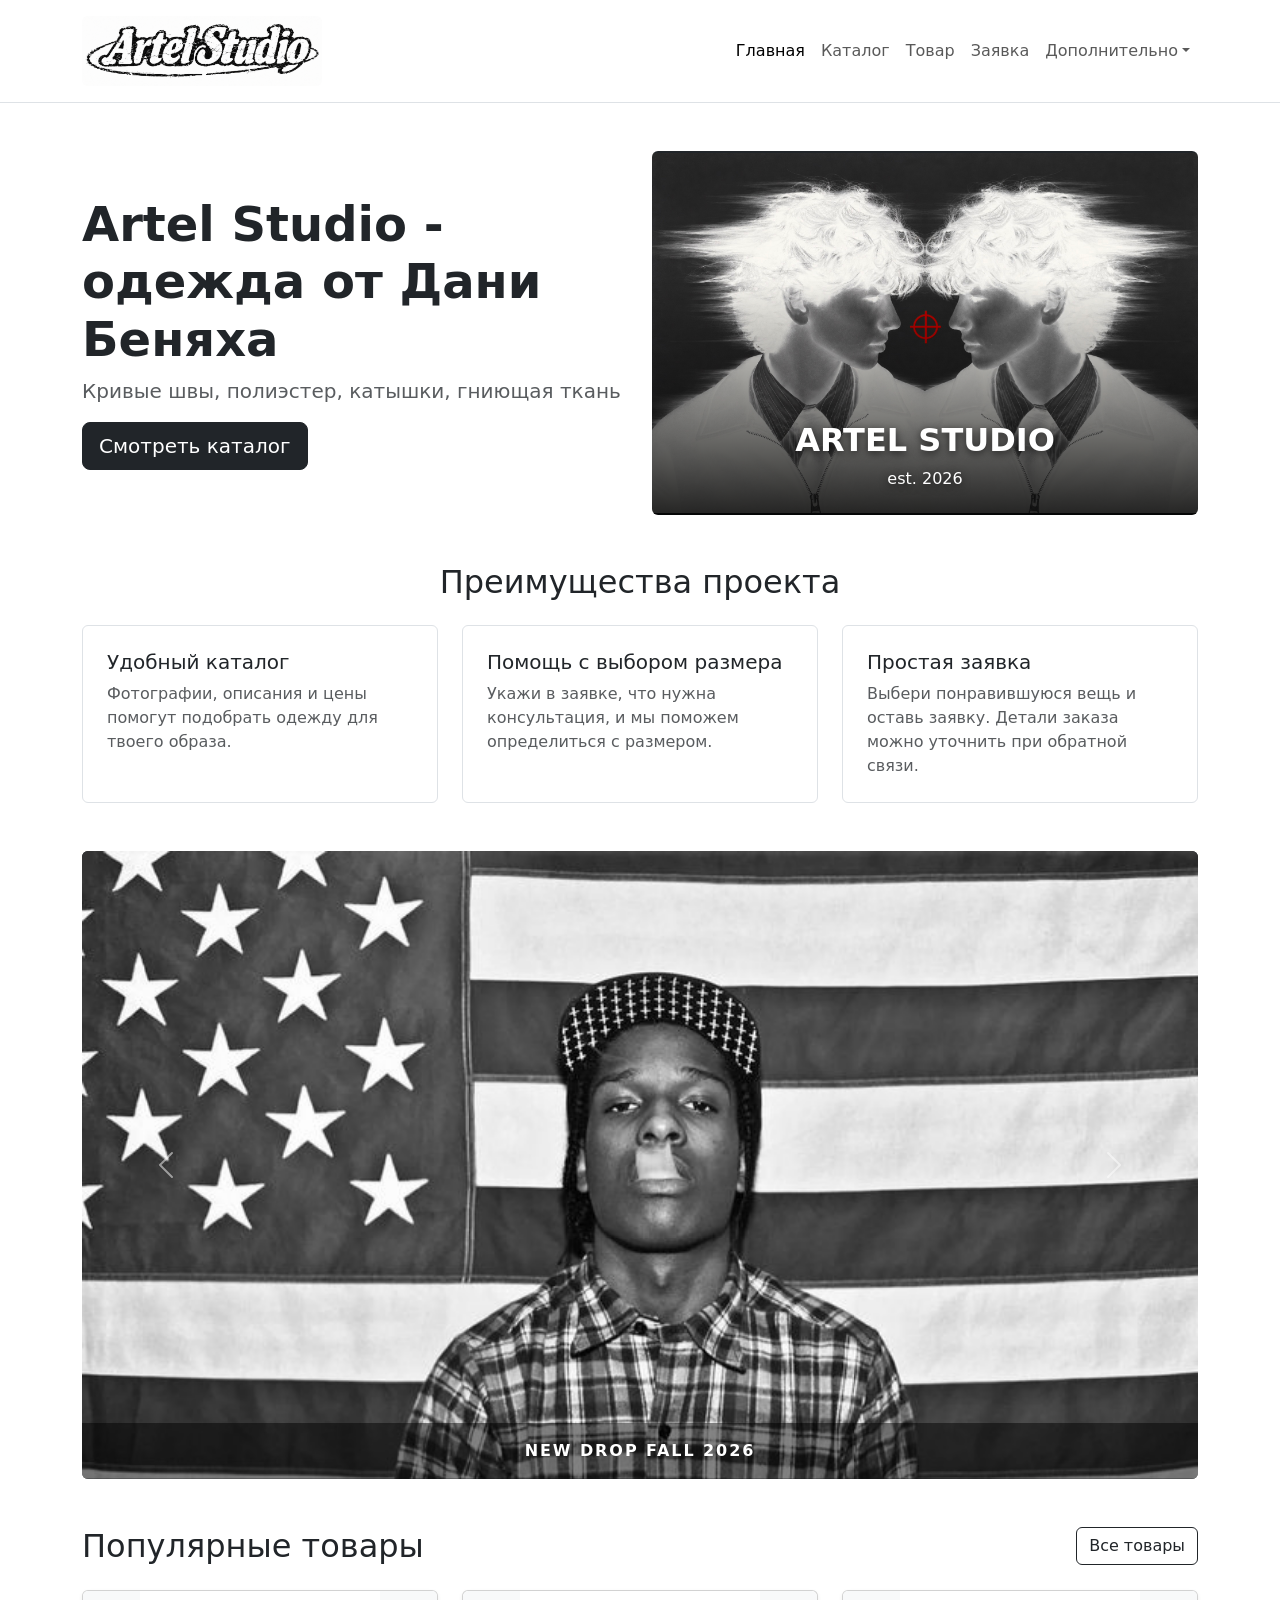
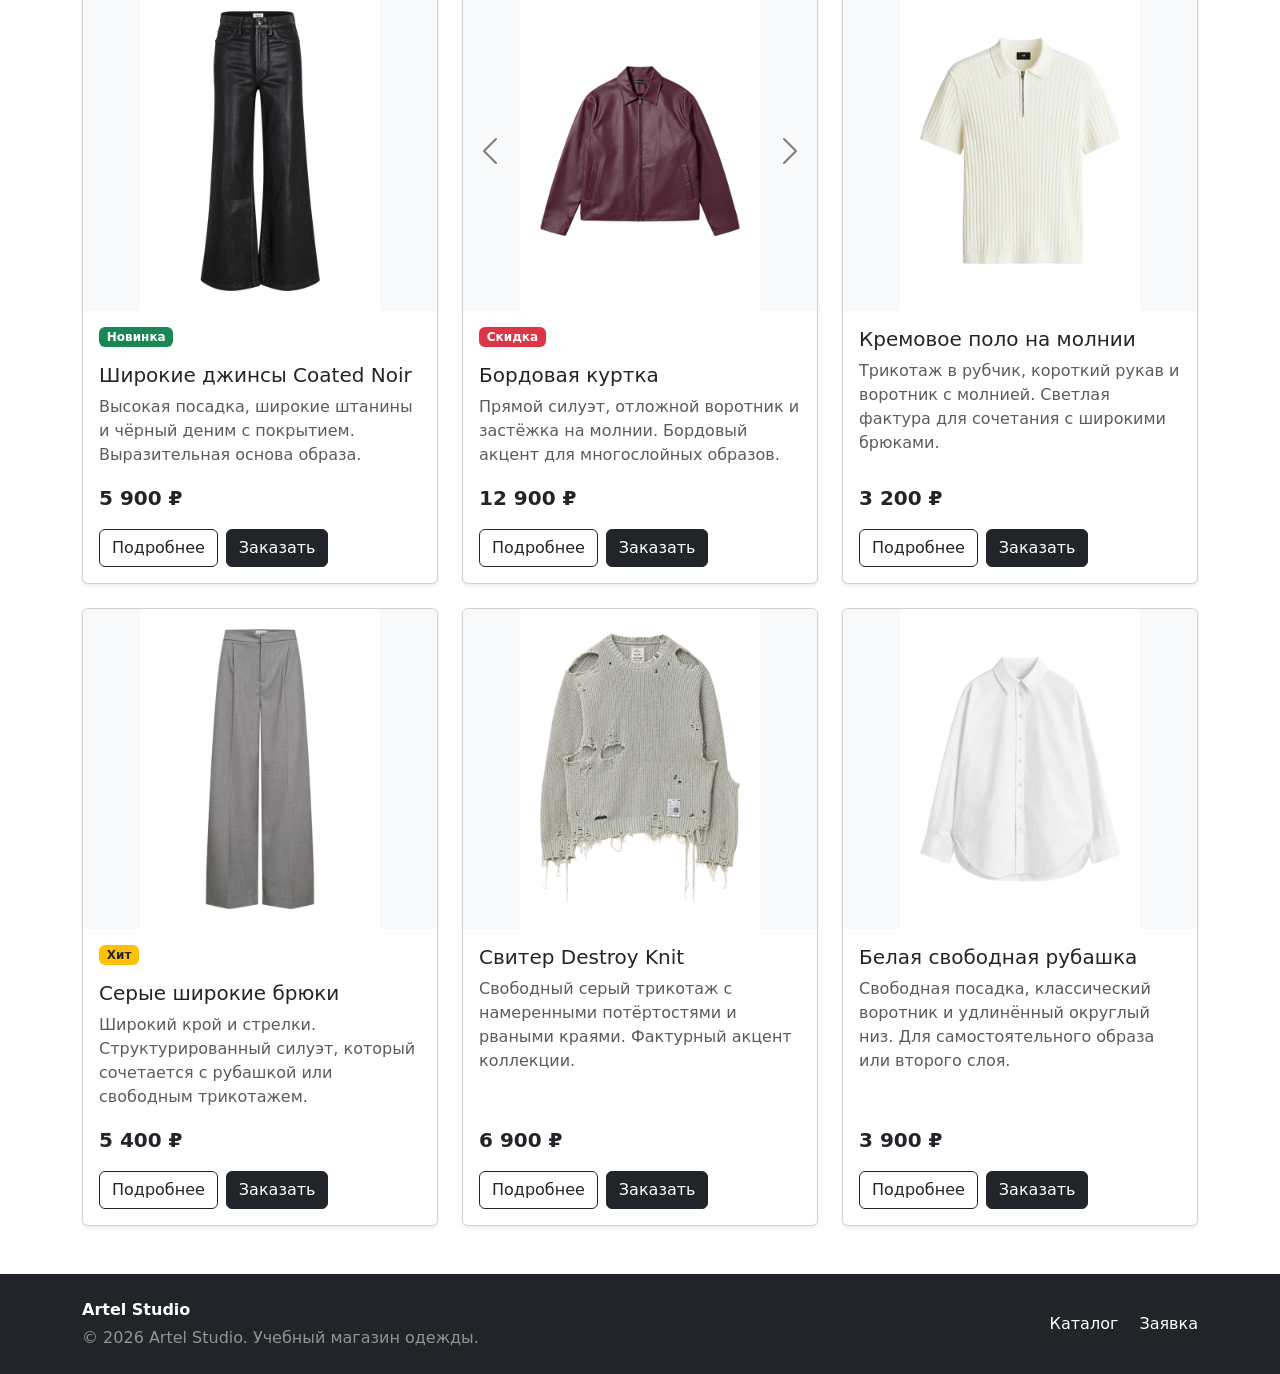
<file: index.html>
<!DOCTYPE html>
<html lang="ru">

<head>
  <meta charset="UTF-8">
  <meta name="viewport" content="width=device-width, initial-scale=1.0">
  <title>Главная — Artel Studio</title>
  <link href="https://cdn.jsdelivr.net/npm/bootstrap@5.3.8/dist/css/bootstrap.min.css" rel="stylesheet">
  <link rel="stylesheet" href="css/custom.css">
</head>

<body>
  <header class="bg-white">
    <nav aria-label="Основная навигация" class="navbar navbar-expand-lg navbar-light bg-white py-3">
      <div class="container"><a class="navbar-brand brand-logo" href="index.html"
          aria-label="Artel Studio — главная"><img src="images/artel-logo.png" alt="Artel Studio" width="1731"
            height="909"></a>
        <button aria-controls="mainNavbar" aria-expanded="false" aria-label="Переключить навигацию"
          class="navbar-toggler" data-bs-target="#mainNavbar" data-bs-toggle="collapse" type="button"><span
            class="navbar-toggler-icon"></span></button>
        <div class="collapse navbar-collapse" id="mainNavbar">
          <ul class="navbar-nav ms-auto">
            <li class="nav-item"><a aria-current="page" class="nav-link active" href="index.html">Главная</a></li>
            <li class="nav-item"><a class="nav-link" href="catalog.html">Каталог</a></li>
            <li class="nav-item"><a class="nav-link" href="product.html">Товар</a></li>
            <li class="nav-item"><a class="nav-link" href="order.html">Заявка</a></li>
            <li class="nav-item dropdown"><a aria-expanded="false" class="nav-link dropdown-toggle"
                data-bs-toggle="dropdown" href="#" role="button">Дополнительно</a>
              <ul class="dropdown-menu dropdown-menu-end">
                <li><a class="dropdown-item" href="index.html#popular">Популярное</a></li>
                <li><a class="dropdown-item" href="catalog.html#faq">Частые вопросы</a></li>
                <li><a class="dropdown-item" href="order.html">Оформить заявку</a></li>
              </ul>
            </li>
          </ul>
        </div>
      </div>
    </nav>
  </header>

  <main>
    <section class="container my-5">
      <div class="row align-items-center g-4">

        <!-- лево: заголовок, описание и кнопка -->
        <div class="col-12 col-lg-6">
          <h1 class="display-5 fw-bold">
            Artel Studio - одежда от Дани Беняха
          </h1>

          <p class="lead text-muted">
            Кривые швы, полиэстер, катышки, гниющая ткань
          </p>

          <a class="btn btn-dark btn-lg" href="catalog.html">
            Смотреть каталог
          </a>
        </div>

        <!-- право: промо-блок  -->
        <div class="col-12 col-lg-6">
          <div
            class="hero-photo p-4 text-white rounded text-center d-flex flex-column justify-content-end align-items-center">
            <h3 class="h2 fw-bold">ARTEL STUDIO</h3>
            <p class="mb-0">est. 2026</p>
          </div>
        </div>

      </div>
    </section>

    <section class="container my-5">
      <h2 class="text-center mb-4"> Преимущества проекта</h2>

      <div class="row g-4">
        <div class="col-12 col-md-4">
          <div class="p-4 border rounded h-100 bg-white">
            <h3 class="h5">Удобный каталог</h3>
            <p class="mb-0 text-muted">
              Фотографии, описания и цены помогут подобрать одежду для твоего образа.
            </p>
          </div>
        </div>

        <div class="col-12 col-md-4">
          <div class="p-4 border rounded h-100 bg-white">
            <h3 class="h5">Помощь с выбором размера</h3>
            <p class="mb-0 text-muted">
              Укажи в заявке, что нужна консультация, и мы поможем определиться с размером.
            </p>
          </div>
        </div>

        <div class="col-12 col-md-4">
          <div class="p-4 border rounded h-100 bg-white">
            <h3 class="h5">Простая заявка</h3>
            <p class="mb-0 text-muted">
              Выбери понравившуюся вещь и оставь заявку.
              Детали заказа можно уточнить при обратной связи.
            </p>
          </div>
        </div>
      </div>
    </section>

    <section class="container my-5" aria-label="Новая осенняя коллекция">
          <div id="dropCarousel" class="carousel slide drop-carousel rounded overflow-hidden"
            data-bs-wrap="true" data-bs-interval="false" role="region"
            aria-roledescription="карусель" aria-label="Осенняя коллекция Artel Studio">
            <div class="carousel-inner">
              <div class="carousel-item active">
                <img src="images/slide1.jpg" class="d-block w-100" alt="Осенняя коллекция Artel Studio — фото 1 из 4">
              </div>
              <div class="carousel-item">
                <img src="images/slide2.jpg" class="d-block w-100" alt="Осенняя коллекция Artel Studio — фото 2 из 4">
              </div>
              <div class="carousel-item">
                <img src="images/slide3.jpg" class="d-block w-100" alt="Осенняя коллекция Artel Studio — фото 3 из 4">
              </div>
              <div class="carousel-item">
                <img src="images/slide4.jpg" class="d-block w-100" alt="Осенняя коллекция Artel Studio — фото 4 из 4">
              </div>
            </div>
            <div class="carousel-caption drop-caption">
              <p class="mb-0 fw-semibold">NEW DROP FALL 2026</p>
            </div>
            <button class="carousel-control-prev" type="button" data-bs-target="#dropCarousel" data-bs-slide="prev">
              <span class="carousel-control-prev-icon" aria-hidden="true"></span>
              <span class="visually-hidden">Предыдущее фото</span>
            </button>
            <button class="carousel-control-next" type="button" data-bs-target="#dropCarousel" data-bs-slide="next">
              <span class="carousel-control-next-icon" aria-hidden="true"></span>
              <span class="visually-hidden">Следующее фото</span>
            </button>
          </div>
    </section>

    <section class="container my-5" id="popular">
      <div class="d-flex flex-wrap justify-content-between align-items-center gap-3 mb-4">
        <h2 class="mb-0">Популярные товары</h2>
        <a class="btn btn-outline-dark" href="catalog.html">
          Все товары
        </a>
      </div>
      <div class="row g-4">
        <div class="col-12 col-md-6 col-lg-4">
          <article class="card h-100 shadow-sm">
            <a href="product.html?product=1"><img alt="Широкие джинсы Coated Noir, цвет чёрный, вид спереди"
                class="card-img-top" height="1600" loading="lazy" src="images/black-coated-wide-leg-jeans.jpg"
                width="1200" /></a>
            <div class="card-body d-flex flex-column"><span
                class="badge bg-success align-self-start mb-3">Новинка</span>
              <h3 class="card-title h5"><a class="text-dark text-decoration-none" href="product.html?product=1">Широкие
                  джинсы Coated Noir</a></h3>
              <p class="card-text text-muted">Высокая посадка, широкие штанины и чёрный деним
                с покрытием. Выразительная основа образа.</p>
              <p class="fw-bold fs-5 mt-auto">5 900 ₽</p>
              <div class="d-flex flex-wrap gap-2"><a class="btn btn-outline-dark"
                  href="product.html?product=1">Подробнее</a><a class="btn btn-dark"
                  href="order.html?product=1">Заказать</a></div>
            </div>
          </article>
        </div>
        <div class="col-12 col-md-6 col-lg-4">
          <article class="card h-100 shadow-sm">
            <div id="jacketCarouselHome" class="carousel slide product-carousel rounded-top overflow-hidden"
              data-bs-wrap="true" data-bs-interval="false" role="region"
              aria-roledescription="карусель" aria-label="Фотографии бордовой куртки">
              <div class="carousel-inner">
                <div class="carousel-item active">
                  <a href="product.html?product=2"><img class="card-img-top d-block" src="images/burgundy-leather-jacket.jpg"
                    alt="Бордовая куртка, вид спереди" width="1200" height="1600" loading="lazy"></a>
                </div>
                <div class="carousel-item">
                  <a href="product.html?product=2"><img class="card-img-top d-block" src="images/burgundy-leather-jacket-back.png"
                    alt="Бордовая куртка, вид сзади" width="1200" height="1600" loading="lazy"></a>
                </div>
              </div>
              <button class="carousel-control-prev" type="button" data-bs-target="#jacketCarouselHome" data-bs-slide="prev">
                <span class="carousel-control-prev-icon" aria-hidden="true"></span>
                <span class="visually-hidden">Предыдущее фото куртки</span>
              </button>
              <button class="carousel-control-next" type="button" data-bs-target="#jacketCarouselHome" data-bs-slide="next">
                <span class="carousel-control-next-icon" aria-hidden="true"></span>
                <span class="visually-hidden">Следующее фото куртки</span>
              </button>
            </div>
            <div class="card-body d-flex flex-column"><span class="badge bg-danger align-self-start mb-3">Скидка</span>
              <h3 class="card-title h5"><a class="text-dark text-decoration-none" href="product.html?product=2">Бордовая
                  куртка</a></h3>
              <p class="card-text text-muted">Прямой силуэт, отложной воротник и застёжка
                на молнии. Бордовый акцент для многослойных образов.</p>
              <p class="fw-bold fs-5 mt-auto">12 900 ₽</p>
              <div class="d-flex flex-wrap gap-2"><a class="btn btn-outline-dark"
                  href="product.html?product=2">Подробнее</a><a class="btn btn-dark"
                  href="order.html?product=2">Заказать</a></div>
            </div>
          </article>
        </div>
        <div class="col-12 col-md-6 col-lg-4">
          <article class="card h-100 shadow-sm">
            <a href="product.html?product=3"><img alt="Кремовое поло на молнии, цвет кремовый, вид спереди"
                class="card-img-top" height="1600" loading="lazy" src="images/cream-zip-polo.jpg" width="1200" /></a>
            <div class="card-body d-flex flex-column">
              <h3 class="card-title h5"><a class="text-dark text-decoration-none" href="product.html?product=3">Кремовое
                  поло на молнии</a></h3>
              <p class="card-text text-muted">Трикотаж в рубчик, короткий рукав и воротник
                с молнией. Светлая фактура для сочетания с широкими брюками.</p>
              <p class="fw-bold fs-5 mt-auto">3 200 ₽</p>
              <div class="d-flex flex-wrap gap-2"><a class="btn btn-outline-dark"
                  href="product.html?product=3">Подробнее</a><a class="btn btn-dark"
                  href="order.html?product=3">Заказать</a></div>
            </div>
          </article>
        </div>
        <div class="col-12 col-md-6 col-lg-4">
          <article class="card h-100 shadow-sm">
            <a href="product.html?product=4"><img alt="Серые широкие брюки, цвет светло-серый, вид спереди"
                class="card-img-top" height="1600" loading="lazy" src="images/grey-wide-leg-trousers.jpg"
                width="1200" /></a>
            <div class="card-body d-flex flex-column"><span
                class="badge bg-warning text-dark align-self-start mb-3">Хит</span>
              <h3 class="card-title h5"><a class="text-dark text-decoration-none" href="product.html?product=4">Серые
                  широкие брюки</a></h3>
              <p class="card-text text-muted">Широкий крой и стрелки. Структурированный силуэт,
                который сочетается с рубашкой или свободным трикотажем.</p>
              <p class="fw-bold fs-5 mt-auto">5 400 ₽</p>
              <div class="d-flex flex-wrap gap-2"><a class="btn btn-outline-dark"
                  href="product.html?product=4">Подробнее</a><a class="btn btn-dark"
                  href="order.html?product=4">Заказать</a></div>
            </div>
          </article>
        </div>
        <div class="col-12 col-md-6 col-lg-4">
          <article class="card h-100 shadow-sm">
            <a href="product.html?product=5"><img alt="Свитер Destroy Knit, цвет серый, вид спереди"
                class="card-img-top" height="1600" loading="lazy" src="images/grey-distressed-sweater.jpg"
                width="1200" /></a>
            <div class="card-body d-flex flex-column">
              <h3 class="card-title h5"><a class="text-dark text-decoration-none" href="product.html?product=5">Свитер
                  Destroy Knit</a></h3>
              <p class="card-text text-muted">Свободный серый трикотаж с намеренными потёртостями
                и рваными краями. Фактурный акцент коллекции.</p>
              <p class="fw-bold fs-5 mt-auto">6 900 ₽</p>
              <div class="d-flex flex-wrap gap-2"><a class="btn btn-outline-dark"
                  href="product.html?product=5">Подробнее</a><a class="btn btn-dark"
                  href="order.html?product=5">Заказать</a></div>
            </div>
          </article>
        </div>
        <div class="col-12 col-md-6 col-lg-4">
          <article class="card h-100 shadow-sm">
            <a href="product.html?product=6"><img alt="Белая свободная рубашка, цвет белый, вид спереди"
                class="card-img-top" height="1600" loading="lazy" src="images/white-relaxed-shirt.jpg"
                width="1200" /></a>
            <div class="card-body d-flex flex-column">
              <h3 class="card-title h5"><a class="text-dark text-decoration-none" href="product.html?product=6">Белая
                  свободная рубашка</a></h3>
              <p class="card-text text-muted">Свободная посадка, классический воротник
                и удлинённый округлый низ. Для самостоятельного
                образа или второго слоя.</p>
              <p class="fw-bold fs-5 mt-auto">3 900 ₽</p>
              <div class="d-flex flex-wrap gap-2"><a class="btn btn-outline-dark"
                  href="product.html?product=6">Подробнее</a><a class="btn btn-dark"
                  href="order.html?product=6">Заказать</a></div>
            </div>
          </article>
        </div>
      </div>
    </section>

  </main>
  <footer class="bg-dark text-white py-4 mt-5">
    <div class="container">
      <div class="row align-items-center g-3">

        <div class="col-12 col-md-6">
          <p class="fw-bold mb-1">Artel Studio</p>
          <p class="mb-0 text-white-50">
            &copy; 2026 Artel Studio. Учебный магазин одежды.
          </p>
        </div>

        <div class="col-12 col-md-6 text-md-end">
          <a class="text-white text-decoration-none me-3" href="catalog.html">
            Каталог
          </a>
          <a class="text-white text-decoration-none" href="order.html">
            Заявка
          </a>
        </div>

      </div>
    </div>
  </footer>
  <script src="https://cdn.jsdelivr.net/npm/bootstrap@5.3.8/dist/js/bootstrap.bundle.min.js"></script>
</body>

</html>
</file>
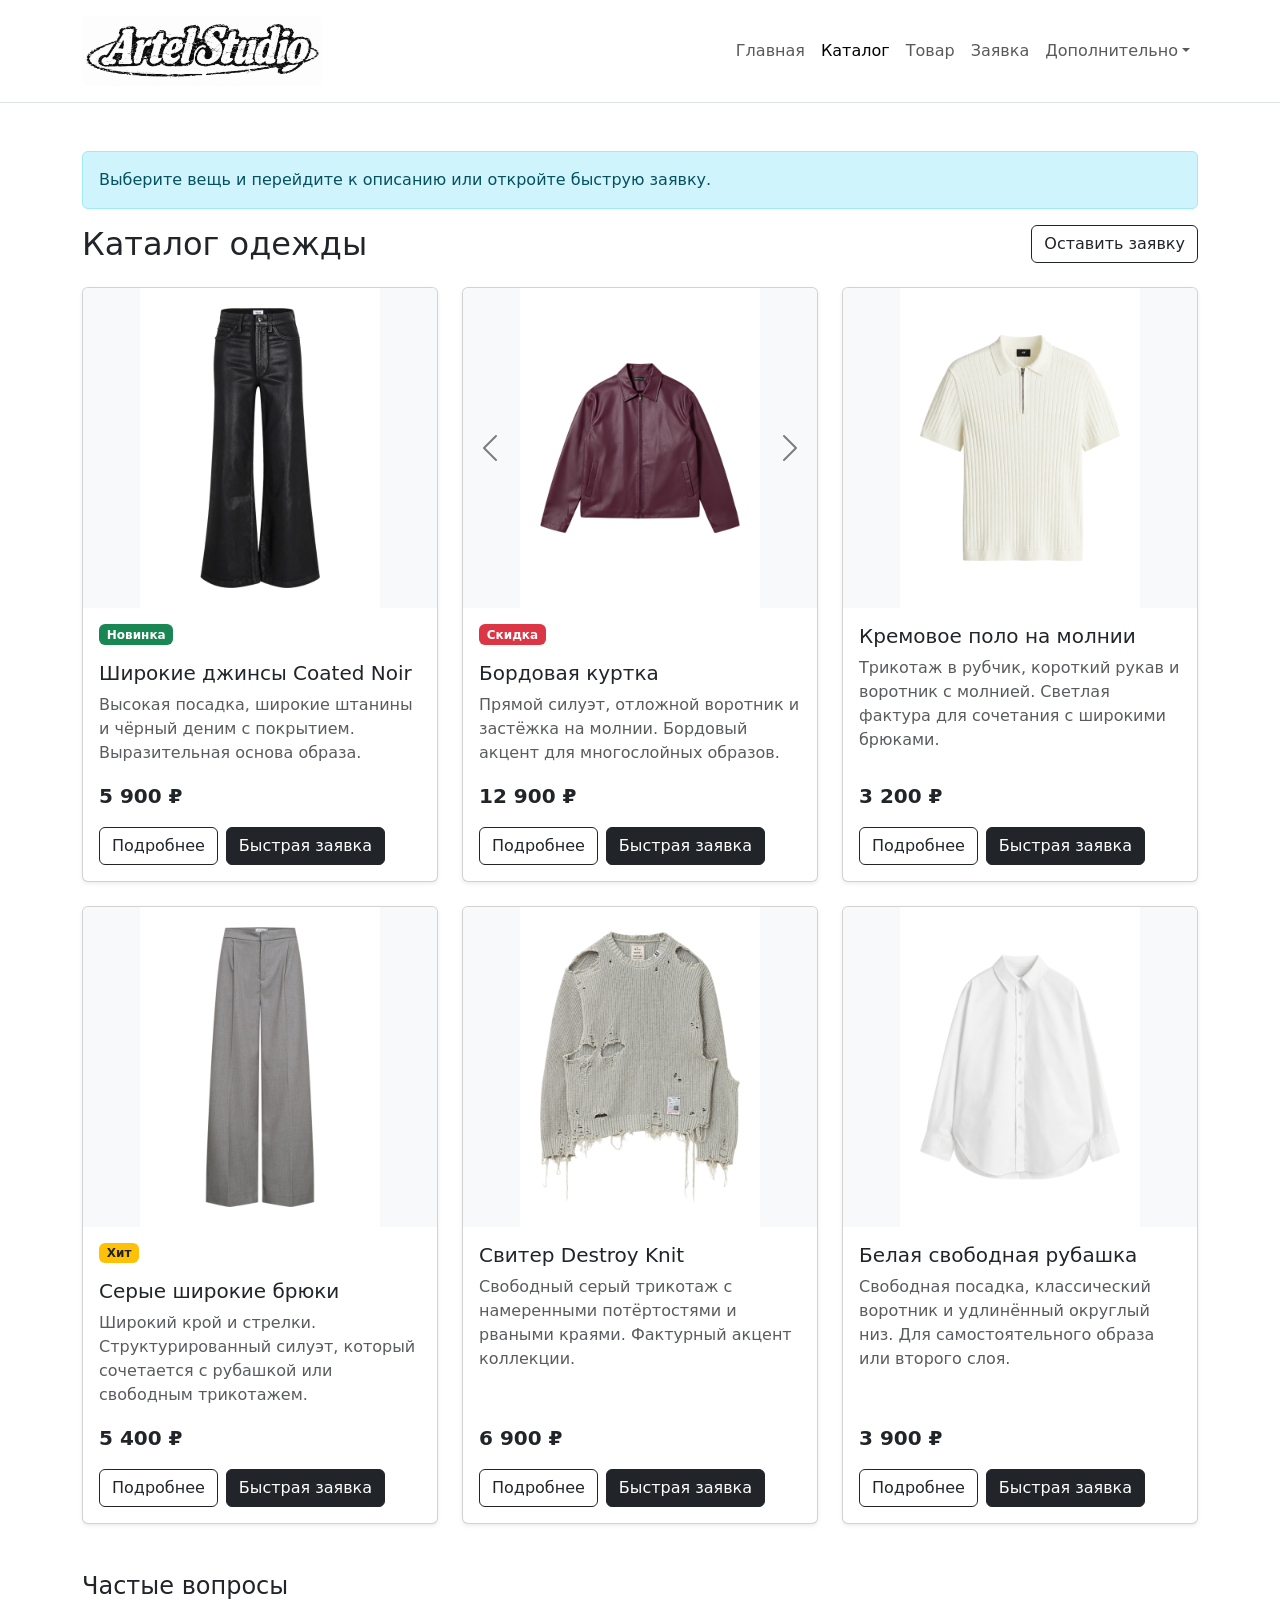
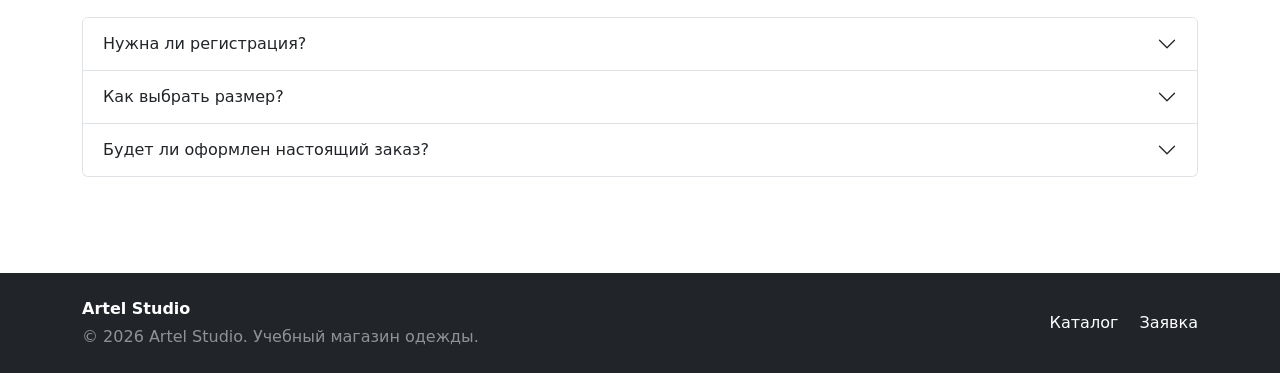
<file: catalog.html>
<!DOCTYPE html>
<html lang="ru">

<head>
  <meta charset="UTF-8">
  <meta name="viewport" content="width=device-width, initial-scale=1.0">
  <title>Каталог — Artel Studio</title>
  <link href="https://cdn.jsdelivr.net/npm/bootstrap@5.3.8/dist/css/bootstrap.min.css" rel="stylesheet">
  <link rel="stylesheet" href="css/custom.css">
</head>

<body class="d-flex flex-column min-vh-100">
  <header class="bg-white">
    <nav class="navbar navbar-expand-lg navbar-light bg-white py-3" aria-label="Основная навигация">
      <div class="container"><a class="navbar-brand brand-logo" href="index.html"
          aria-label="Artel Studio — главная"><img src="images/artel-logo.png" alt="Artel Studio" width="1731"
            height="909"></a>
        <button class="navbar-toggler" type="button" data-bs-toggle="collapse" data-bs-target="#mainNavbar"
          aria-controls="mainNavbar" aria-expanded="false" aria-label="Переключить навигацию"><span
            class="navbar-toggler-icon"></span></button>
        <div class="collapse navbar-collapse" id="mainNavbar">
          <ul class="navbar-nav ms-auto">
            <li class="nav-item"><a class="nav-link" href="index.html">Главная</a></li>
            <li class="nav-item"><a class="nav-link active" aria-current="page" href="catalog.html">Каталог</a></li>
            <li class="nav-item"><a class="nav-link" href="product.html">Товар</a></li>
            <li class="nav-item"><a class="nav-link" href="order.html">Заявка</a></li>
            <li class="nav-item dropdown"><a class="nav-link dropdown-toggle" href="#" role="button"
                data-bs-toggle="dropdown" aria-expanded="false">Дополнительно</a>
              <ul class="dropdown-menu dropdown-menu-end">
                <li><a class="dropdown-item" href="index.html#popular">Популярное</a></li>
                <li><a class="dropdown-item" href="catalog.html#faq">Частые вопросы</a></li>
                <li><a class="dropdown-item" href="order.html">Оформить заявку</a></li>
              </ul>
            </li>
          </ul>
        </div>
      </div>
    </nav>
  </header>
  <main class="container my-5 flex-grow-1"><noscript>
      <div class="alert alert-warning" role="alert">Для работы форм и интерактивных компонентов включите JavaScript.
      </div>
    </noscript>
    <div class="alert alert-info" role="alert">Выберите вещь и перейдите к описанию или откройте быструю заявку.</div>
    <div class="d-flex flex-wrap justify-content-between align-items-center gap-3 mb-4">
      <h1 class="h2 mb-0">Каталог одежды</h1><a class="btn btn-outline-dark" href="order.html">Оставить заявку</a>
    </div>
    <div class="row g-4">
      <div class="col-12 col-md-6 col-lg-4">
        <article class="card h-100 shadow-sm">
          <a href="product.html?product=1"><img class="card-img-top" src="images/black-coated-wide-leg-jeans.jpg"
              alt="Широкие джинсы Coated Noir, цвет чёрный, вид спереди" width="1200" height="1600" loading="lazy"></a>
          <div class="card-body d-flex flex-column"><span class="badge bg-success align-self-start mb-3">Новинка</span>
            <h2 class="card-title h5"><a class="text-dark text-decoration-none" href="product.html?product=1">Широкие
                джинсы Coated Noir</a></h2>
            <p class="card-text text-muted">Высокая посадка, широкие штанины и чёрный деним
              с покрытием. Выразительная основа образа.</p>
            <p class="fw-bold fs-5 mt-auto">5 900 ₽</p>
            <div class="d-flex flex-wrap gap-2"><a class="btn btn-outline-dark"
                href="product.html?product=1">Подробнее</a><button class="btn btn-dark" type="button"
                data-bs-toggle="modal" data-bs-target="#orderModal" data-product="1">Быстрая заявка</button></div>
          </div>
        </article>
      </div>
      <div class="col-12 col-md-6 col-lg-4">
        <article class="card h-100 shadow-sm">
          <div id="jacketCarouselCatalog" class="carousel slide product-carousel rounded-top overflow-hidden"
              data-bs-wrap="true" data-bs-interval="false" role="region"
              aria-roledescription="карусель" aria-label="Фотографии бордовой куртки">
              <div class="carousel-inner">
                <div class="carousel-item active">
                  <a href="product.html?product=2"><img class="card-img-top d-block" src="images/burgundy-leather-jacket.jpg"
                    alt="Бордовая куртка, вид спереди" width="1200" height="1600" loading="lazy"></a>
                </div>
                <div class="carousel-item">
                  <a href="product.html?product=2"><img class="card-img-top d-block" src="images/burgundy-leather-jacket-back.png"
                    alt="Бордовая куртка, вид сзади (сгенерированное изображение)" width="1200" height="1600" loading="lazy"></a>
                </div>
              </div>
              <button class="carousel-control-prev" type="button" data-bs-target="#jacketCarouselCatalog" data-bs-slide="prev">
                <span class="carousel-control-prev-icon" aria-hidden="true"></span>
                <span class="visually-hidden">Предыдущее фото куртки</span>
              </button>
              <button class="carousel-control-next" type="button" data-bs-target="#jacketCarouselCatalog" data-bs-slide="next">
                <span class="carousel-control-next-icon" aria-hidden="true"></span>
                <span class="visually-hidden">Следующее фото куртки</span>
              </button>
            </div>
          <div class="card-body d-flex flex-column"><span class="badge bg-danger align-self-start mb-3">Скидка</span>
            <h2 class="card-title h5"><a class="text-dark text-decoration-none" href="product.html?product=2">Бордовая
                куртка</a></h2>
            <p class="card-text text-muted">Прямой силуэт, отложной воротник и застёжка
              на молнии. Бордовый акцент для многослойных образов.</p>
            <p class="fw-bold fs-5 mt-auto">12 900 ₽</p>
            <div class="d-flex flex-wrap gap-2"><a class="btn btn-outline-dark"
                href="product.html?product=2">Подробнее</a><button class="btn btn-dark" type="button"
                data-bs-toggle="modal" data-bs-target="#orderModal" data-product="2">Быстрая заявка</button></div>
          </div>
        </article>
      </div>
      <div class="col-12 col-md-6 col-lg-4">
        <article class="card h-100 shadow-sm">
          <a href="product.html?product=3"><img class="card-img-top" src="images/cream-zip-polo.jpg"
              alt="Кремовое поло на молнии, цвет кремовый, вид спереди" width="1200" height="1600" loading="lazy"></a>
          <div class="card-body d-flex flex-column">
            <h2 class="card-title h5"><a class="text-dark text-decoration-none" href="product.html?product=3">Кремовое
                поло на молнии</a></h2>
            <p class="card-text text-muted">Трикотаж в рубчик, короткий рукав и воротник
              с молнией. Светлая фактура для сочетания с широкими брюками.</p>
            <p class="fw-bold fs-5 mt-auto">3 200 ₽</p>
            <div class="d-flex flex-wrap gap-2"><a class="btn btn-outline-dark"
                href="product.html?product=3">Подробнее</a><button class="btn btn-dark" type="button"
                data-bs-toggle="modal" data-bs-target="#orderModal" data-product="3">Быстрая заявка</button></div>
          </div>
        </article>
      </div>
      <div class="col-12 col-md-6 col-lg-4">
        <article class="card h-100 shadow-sm">
          <a href="product.html?product=4"><img class="card-img-top" src="images/grey-wide-leg-trousers.jpg"
              alt="Серые широкие брюки, цвет светло-серый, вид спереди" width="1200" height="1600" loading="lazy"></a>
          <div class="card-body d-flex flex-column"><span
              class="badge bg-warning text-dark align-self-start mb-3">Хит</span>
            <h2 class="card-title h5"><a class="text-dark text-decoration-none" href="product.html?product=4">Серые
                широкие брюки</a></h2>
            <p class="card-text text-muted">Широкий крой и стрелки. Структурированный силуэт,
              который сочетается с рубашкой или свободным трикотажем.</p>
            <p class="fw-bold fs-5 mt-auto">5 400 ₽</p>
            <div class="d-flex flex-wrap gap-2"><a class="btn btn-outline-dark"
                href="product.html?product=4">Подробнее</a><button class="btn btn-dark" type="button"
                data-bs-toggle="modal" data-bs-target="#orderModal" data-product="4">Быстрая заявка</button></div>
          </div>
        </article>
      </div>
      <div class="col-12 col-md-6 col-lg-4">
        <article class="card h-100 shadow-sm">
          <a href="product.html?product=5"><img class="card-img-top" src="images/grey-distressed-sweater.jpg"
              alt="Свитер Destroy Knit, цвет серый, вид спереди" width="1200" height="1600" loading="lazy"></a>
          <div class="card-body d-flex flex-column">
            <h2 class="card-title h5"><a class="text-dark text-decoration-none" href="product.html?product=5">Свитер
                Destroy Knit</a></h2>
            <p class="card-text text-muted">Свободный серый трикотаж с намеренными потёртостями
              и рваными краями. Фактурный акцент коллекции.</p>
            <p class="fw-bold fs-5 mt-auto">6 900 ₽</p>
            <div class="d-flex flex-wrap gap-2"><a class="btn btn-outline-dark"
                href="product.html?product=5">Подробнее</a><button class="btn btn-dark" type="button"
                data-bs-toggle="modal" data-bs-target="#orderModal" data-product="5">Быстрая заявка</button></div>
          </div>
        </article>
      </div>
      <div class="col-12 col-md-6 col-lg-4">
        <article class="card h-100 shadow-sm">
          <a href="product.html?product=6"><img class="card-img-top" src="images/white-relaxed-shirt.jpg"
              alt="Белая свободная рубашка, цвет белый, вид спереди" width="1200" height="1600" loading="lazy"></a>
          <div class="card-body d-flex flex-column">
            <h2 class="card-title h5"><a class="text-dark text-decoration-none" href="product.html?product=6">Белая
                свободная рубашка</a></h2>
            <p class="card-text text-muted">Свободная посадка, классический воротник
              и удлинённый округлый низ. Для самостоятельного
              образа или второго слоя.</p>
            <p class="fw-bold fs-5 mt-auto">3 900 ₽</p>
            <div class="d-flex flex-wrap gap-2"><a class="btn btn-outline-dark"
                href="product.html?product=6">Подробнее</a><button class="btn btn-dark" type="button"
                data-bs-toggle="modal" data-bs-target="#orderModal" data-product="6">Быстрая заявка</button></div>
          </div>
        </article>
      </div>
    </div>
    <section class="mt-5" id="faq">
      <h2 class="h4 mb-3">Частые вопросы</h2>
      <div class="accordion" id="faqAccordion">
        <div class="accordion-item">
          <h3 class="accordion-header"><button class="accordion-button collapsed" type="button"
              data-bs-toggle="collapse" data-bs-target="#faq0" aria-expanded="false" aria-controls="faq0">Нужна ли
              регистрация?</button></h3>
          <div id="faq0" class="accordion-collapse collapse" data-bs-parent="#faqAccordion">
            <div class="accordion-body">Нет. Выберите вещь и заполните заявку без создания аккаунта.</div>
          </div>
        </div>
        <div class="accordion-item">
          <h3 class="accordion-header"><button class="accordion-button collapsed" type="button"
              data-bs-toggle="collapse" data-bs-target="#faq1" aria-expanded="false" aria-controls="faq1">Как выбрать
              размер?</button></h3>
          <div id="faq1" class="accordion-collapse collapse" data-bs-parent="#faqAccordion">
            <div class="accordion-body">Укажите привычный размер и пожелания в комментарии. Это учебный каталог: размер
              и наличие требуют уточнения.</div>
          </div>
        </div>
        <div class="accordion-item">
          <h3 class="accordion-header"><button class="accordion-button collapsed" type="button"
              data-bs-toggle="collapse" data-bs-target="#faq2" aria-expanded="false" aria-controls="faq2">Будет ли
              оформлен настоящий заказ?</button></h3>
          <div id="faq2" class="accordion-collapse collapse" data-bs-parent="#faqAccordion">
            <div class="accordion-body">Нет. Формы демонстрационные: данные проверяются только в браузере, не
              сохраняются и не отправляются. Оплата и доставка не оформляются.</div>
          </div>
        </div>
      </div>
    </section>
  </main>
  <footer class="bg-dark text-white py-4 mt-5">
    <div class="container">
      <div class="row align-items-center g-3">
        <div class="col-12 col-md-6">
          <p class="fw-bold mb-1">Artel Studio</p>
          <p class="mb-0 text-white-50">
            © 2026 Artel Studio. Учебный магазин одежды.
          </p>
        </div>
        <div class="col-12 col-md-6 text-md-end">
          <a class="text-white text-decoration-none me-3" href="catalog.html">
            Каталог
          </a>
          <a class="text-white text-decoration-none" href="order.html">
            Заявка
          </a>
        </div>
      </div>
    </div>
  </footer>
  <div class="modal fade" id="orderModal" tabindex="-1" aria-labelledby="orderModalLabel" aria-hidden="true">
    <div class="modal-dialog modal-dialog-centered modal-dialog-scrollable">
      <div class="modal-content">
        <div class="modal-header">
          <h2 class="modal-title h5" id="orderModalLabel">Быстрая заявка</h2><button type="button" class="btn-close"
            data-bs-dismiss="modal" aria-label="Закрыть"></button>
        </div>
        <div class="modal-body">
          <p class="fw-semibold" id="modal-product-name"></p>
          <p class="text-muted">Учебная форма. Данные никуда не отправляются. Поля со звёздочкой обязательны.</p>
          <form id="quick-order" data-demo-form>
            <input type="hidden" name="product" id="modal-product">
            <div class="mb-3"><label for="modal-name" class="form-label">Имя *</label><input id="modal-name" name="name"
                type="text" class="form-control" autocomplete="given-name" required maxlength="80" pattern=".*\S.*">
            </div>
            <div class="mb-3"><label for="modal-phone" class="form-label">Телефон *</label><input id="modal-phone"
                name="phone" type="tel" class="form-control" autocomplete="tel" required pattern="[+0-9\(\) \-]{10,20}"
                aria-describedby="modal-phone-help">
              <div id="modal-phone-help" class="form-text">От 10 до 15 цифр; допустимы +, пробелы, скобки и дефисы.
              </div>
            </div>
            <div class="form-check mb-3"><input id="modal-agree" name="agree" class="form-check-input" type="checkbox"
                required><label class="form-check-label" for="modal-agree">Согласен на обработку данных *</label></div>
            <div class="alert alert-success d-none" role="alert" tabindex="-1" data-form-result></div>
          </form>
          <a id="modal-order-link" href="order.html">Перейти к полной форме</a>
        </div>
        <div class="modal-footer"><button type="button" class="btn btn-secondary"
            data-bs-dismiss="modal">Закрыть</button><button type="submit" disabled form="quick-order"
            class="btn btn-primary">Подготовить заявку</button></div>
      </div>
    </div>
  </div>
  <script src="https://cdn.jsdelivr.net/npm/bootstrap@5.3.8/dist/js/bootstrap.bundle.min.js"></script>
  <script src="js/shop.js"></script>
</body>

</html>
</file>
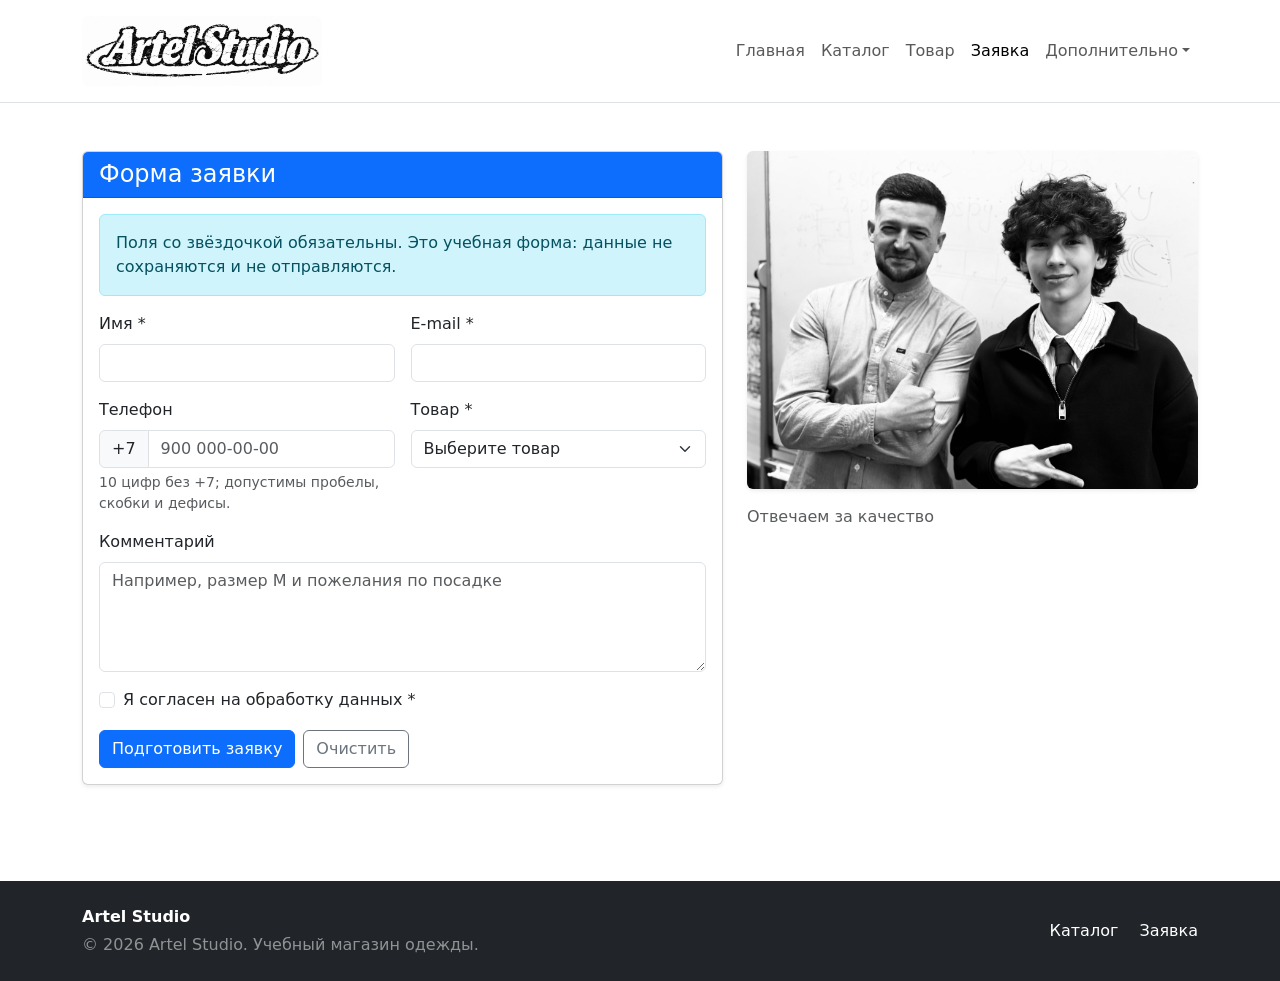
<file: order.html>
<!DOCTYPE html>
<html lang="ru">

<head>
  <meta charset="UTF-8">
  <meta name="viewport" content="width=device-width, initial-scale=1.0">
  <title>Заявка — Artel Studio</title>
  <link href="https://cdn.jsdelivr.net/npm/bootstrap@5.3.8/dist/css/bootstrap.min.css" rel="stylesheet">
  <link rel="stylesheet" href="css/custom.css">
</head>

<body class="d-flex flex-column min-vh-100">
  <header class="bg-white">
    <nav class="navbar navbar-expand-lg navbar-light bg-white py-3" aria-label="Основная навигация">
      <div class="container"><a class="navbar-brand brand-logo" href="index.html"
          aria-label="Artel Studio — главная"><img src="images/artel-logo.png" alt="Artel Studio" width="1731"
            height="909"></a>
        <button class="navbar-toggler" type="button" data-bs-toggle="collapse" data-bs-target="#mainNavbar"
          aria-controls="mainNavbar" aria-expanded="false" aria-label="Переключить навигацию"><span
            class="navbar-toggler-icon"></span></button>
        <div class="collapse navbar-collapse" id="mainNavbar">
          <ul class="navbar-nav ms-auto">
            <li class="nav-item"><a class="nav-link" href="index.html">Главная</a></li>
            <li class="nav-item"><a class="nav-link" href="catalog.html">Каталог</a></li>
            <li class="nav-item"><a class="nav-link" href="product.html">Товар</a></li>
            <li class="nav-item"><a class="nav-link active" aria-current="page" href="order.html">Заявка</a></li>
            <li class="nav-item dropdown"><a class="nav-link dropdown-toggle" href="#" role="button"
                data-bs-toggle="dropdown" aria-expanded="false">Дополнительно</a>
              <ul class="dropdown-menu dropdown-menu-end">
                <li><a class="dropdown-item" href="index.html#popular">Популярное</a></li>
                <li><a class="dropdown-item" href="catalog.html#faq">Частые вопросы</a></li>
                <li><a class="dropdown-item" href="order.html">Оформить заявку</a></li>
              </ul>
            </li>
          </ul>
        </div>
      </div>
    </nav>
  </header>
  <main class="container my-5 flex-grow-1"><noscript>
      <div class="alert alert-warning" role="alert">Для работы форм и интерактивных компонентов включите JavaScript.
      </div>
    </noscript>
    <div class="row g-4 align-items-start">
      <div class="col-12 col-lg-7">
        <div class="card shadow-sm">
          <div class="card-header bg-primary text-white">
            <h1 class="h4 mb-0">Форма заявки</h1>
          </div>
          <div class="card-body">
            <div class="alert alert-info" role="alert">Поля со звёздочкой обязательны. Это учебная форма: данные не
              сохраняются и не отправляются.</div>
            <form id="order-form" data-demo-form>
              <div class="row g-3">
                <div class="col-12 col-md-6"><label for="order-name" class="form-label">Имя *</label><input
                    id="order-name" name="name" type="text" class="form-control" autocomplete="given-name"
                    maxlength="80" pattern=".*\S.*" required></div>
                <div class="col-12 col-md-6"><label for="order-email" class="form-label">E-mail *</label><input
                    id="order-email" name="email" type="email" class="form-control" autocomplete="email" required></div>
                <div class="col-12 col-md-6"><label for="order-phone" class="form-label">Телефон</label>
                  <div class="input-group"><span class="input-group-text" id="phone-prefix">+7</span><input
                      id="order-phone" name="phone" type="tel" class="form-control" autocomplete="tel-national"
                      placeholder="900 000-00-00" pattern="[0-9\(\) \-]{10,18}"
                      aria-describedby="phone-prefix phone-help"></div>
                  <div class="form-text" id="phone-help">10 цифр без +7; допустимы пробелы, скобки и дефисы.</div>
                </div>
                <div class="col-12 col-md-6"><label for="order-product" class="form-label">Товар *</label><select
                    id="order-product" name="product" class="form-select" required>
                    <option value="" selected>Выберите товар</option>
                    <option value="1">Широкие джинсы Coated Noir — 5 900 ₽</option>
                    <option value="2">Бордовая куртка — 12 900 ₽</option>
                    <option value="3">Кремовое поло на молнии — 3 200 ₽</option>
                    <option value="4">Серые широкие брюки — 5 400 ₽</option>
                    <option value="5">Свитер Destroy Knit — 6 900 ₽</option>
                    <option value="6">Белая свободная рубашка — 3 900 ₽</option>
                  </select></div>
                <div class="col-12"><label for="order-comment" class="form-label">Комментарий</label><textarea
                    id="order-comment" name="comment" class="form-control" rows="4" maxlength="1000"
                    placeholder="Например, размер M и пожелания по посадке"></textarea></div>
                <div class="col-12">
                  <div class="form-check"><input id="order-agree" name="agree" class="form-check-input" type="checkbox"
                      required><label class="form-check-label" for="order-agree">Я согласен на обработку данных
                      *</label></div>
                </div>
                <div class="col-12 d-flex flex-wrap gap-2"><button class="btn btn-primary" type="submit"
                    disabled>Подготовить заявку</button><button class="btn btn-outline-secondary"
                    type="reset">Очистить</button></div>
              </div>
              <div class="alert alert-success mt-3 d-none" role="alert" tabindex="-1" data-form-result></div>
            </form>
          </div>
        </div>
      </div>
      <aside class="col-12 col-lg-5">
        <figure class="mb-0">
          <img src="images/with-teacher.png" class="img-fluid rounded shadow-sm"
            alt="Даниил с преподавателем в аудитории" width="2465" height="1849">
          <figcaption class="text-muted mt-3">Отвечаем за качество</figcaption>
        </figure>
      </aside>
    </div>
  </main>
  <footer class="bg-dark text-white py-4 mt-5">
    <div class="container">
      <div class="row align-items-center g-3">
        <div class="col-12 col-md-6">
          <p class="fw-bold mb-1">Artel Studio</p>
          <p class="mb-0 text-white-50">
            © 2026 Artel Studio. Учебный магазин одежды.
          </p>
        </div>
        <div class="col-12 col-md-6 text-md-end">
          <a class="text-white text-decoration-none me-3" href="catalog.html">
            Каталог
          </a>
          <a class="text-white text-decoration-none" href="order.html">
            Заявка
          </a>
        </div>
      </div>
    </div>
  </footer>

  <script src="https://cdn.jsdelivr.net/npm/bootstrap@5.3.8/dist/js/bootstrap.bundle.min.js"></script>
  <script src="js/shop.js"></script>
</body>

</html>
</file>
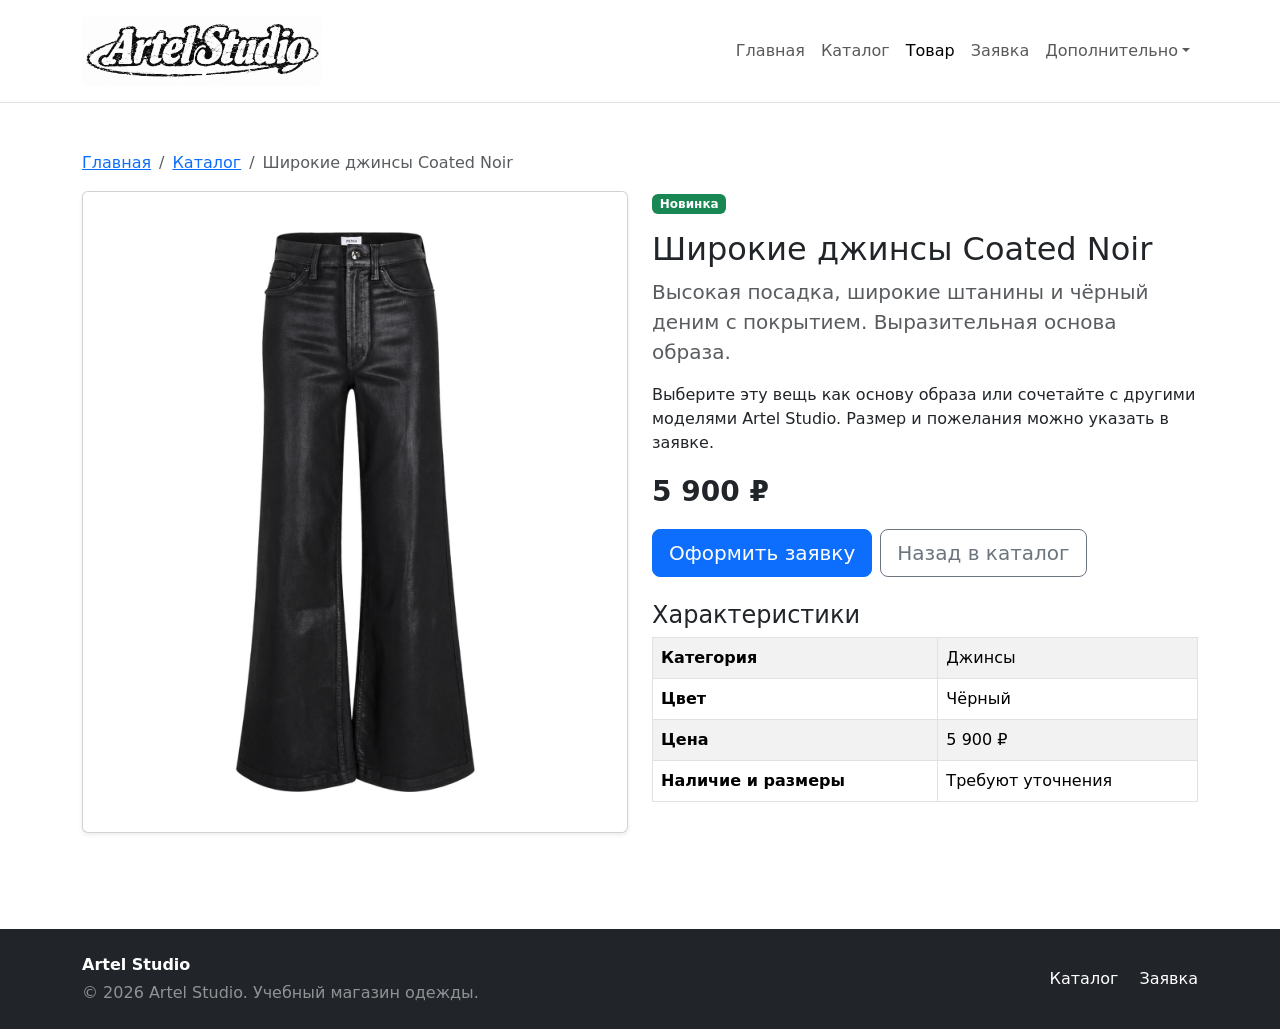
<file: product.html>
<!DOCTYPE html>
<html lang="ru">

<head>
  <meta charset="UTF-8">
  <meta name="viewport" content="width=device-width, initial-scale=1.0">
  <title>Широкие джинсы Coated Noir — Artel Studio</title>
  <link href="https://cdn.jsdelivr.net/npm/bootstrap@5.3.8/dist/css/bootstrap.min.css" rel="stylesheet">
  <link rel="stylesheet" href="css/custom.css">
</head>

<body class="d-flex flex-column min-vh-100">
  <header class="bg-white">
    <nav class="navbar navbar-expand-lg navbar-light bg-white py-3" aria-label="Основная навигация">
      <div class="container"><a class="navbar-brand brand-logo" href="index.html"
          aria-label="Artel Studio — главная"><img src="images/artel-logo.png" alt="Artel Studio" width="1731"
            height="909"></a>
        <button class="navbar-toggler" type="button" data-bs-toggle="collapse" data-bs-target="#mainNavbar"
          aria-controls="mainNavbar" aria-expanded="false" aria-label="Переключить навигацию"><span
            class="navbar-toggler-icon"></span></button>
        <div class="collapse navbar-collapse" id="mainNavbar">
          <ul class="navbar-nav ms-auto">
            <li class="nav-item"><a class="nav-link" href="index.html">Главная</a></li>
            <li class="nav-item"><a class="nav-link" href="catalog.html">Каталог</a></li>
            <li class="nav-item"><a class="nav-link active" aria-current="page" href="product.html">Товар</a></li>
            <li class="nav-item"><a class="nav-link" href="order.html">Заявка</a></li>
            <li class="nav-item dropdown"><a class="nav-link dropdown-toggle" href="#" role="button"
                data-bs-toggle="dropdown" aria-expanded="false">Дополнительно</a>
              <ul class="dropdown-menu dropdown-menu-end">
                <li><a class="dropdown-item" href="index.html#popular">Популярное</a></li>
                <li><a class="dropdown-item" href="catalog.html#faq">Частые вопросы</a></li>
                <li><a class="dropdown-item" href="order.html">Оформить заявку</a></li>
              </ul>
            </li>
          </ul>
        </div>
      </div>
    </nav>
  </header>
  <main class="container my-5 flex-grow-1">
    <nav aria-label="Хлебные крошки">
      <ol class="breadcrumb">
        <li class="breadcrumb-item"><a href="index.html">Главная</a></li>
        <li class="breadcrumb-item"><a href="catalog.html">Каталог</a></li>
        <li class="breadcrumb-item active" aria-current="page" data-product-field="name">Широкие джинсы Coated Noir</li>
      </ol>
    </nav>
    <div id="product-not-found" class="alert alert-warning d-none" role="alert">Товар не найден. <a
        href="catalog.html">Вернуться в каталог</a>.</div>
    <div id="product-details">
      <div class="row g-4 align-items-start">
        <div class="col-12 col-lg-6">
          <div id="productCarousel" class="carousel slide product-carousel card shadow-sm overflow-hidden"
            data-bs-wrap="true" data-bs-interval="false" role="region" aria-label="Фотографии товара">
            <div class="carousel-inner">
              <div class="carousel-item active">
                <img id="product-image" class="d-block img-fluid rounded product-image"
                  src="images/black-coated-wide-leg-jeans.jpg" alt="Широкие джинсы Coated Noir, цвет чёрный, вид спереди"
                  width="1200" height="1600">
              </div>
            </div>
            <button class="carousel-control-prev d-none" type="button" data-bs-target="#productCarousel" data-bs-slide="prev">
              <span class="carousel-control-prev-icon" aria-hidden="true"></span>
              <span class="visually-hidden">Предыдущее фото</span>
            </button>
            <button class="carousel-control-next d-none" type="button" data-bs-target="#productCarousel" data-bs-slide="next">
              <span class="carousel-control-next-icon" aria-hidden="true"></span>
              <span class="visually-hidden">Следующее фото</span>
            </button>
          </div>
        </div>
        <div class="col-12 col-lg-6"><span id="product-badge" class="badge bg-success mb-3">Новинка</span>
          <h1 class="h2" data-product-field="name">Широкие джинсы Coated Noir</h1>
          <p class="lead text-muted" data-product-field="description">Высокая посадка, широкие штанины и чёрный деним
            с покрытием. Выразительная основа образа.</p>
          <p>Выберите эту вещь как основу образа или сочетайте с другими моделями Artel Studio. Размер и пожелания можно
            указать в заявке.</p>
          <p class="fs-3 fw-bold" data-product-field="price">5 900 ₽</p>
          <div class="d-flex flex-wrap gap-2 mb-4"><a id="product-order-link" class="btn btn-primary btn-lg"
              href="order.html?product=1">Оформить заявку</a><a class="btn btn-outline-secondary btn-lg"
              href="catalog.html">Назад в каталог</a></div>
          <!-- <div class="alert alert-warning" role="alert">Учебная карточка. Цены и характеристики приведены для демонстрации; наличие и условия покупки не подтверждены.</div> -->
          <section class="mt-4">
            <h2 class="h4">Характеристики</h2>
            <div class="table-responsive">
              <table class="table table-striped table-bordered align-middle">
                <tbody>
                  <tr>
                    <th scope="row">Категория</th>
                    <td data-product-field="category">Джинсы</td>
                  </tr>
                  <tr>
                    <th scope="row">Цвет</th>
                    <td data-product-field="color">Чёрный</td>
                  </tr>
                  <tr>
                    <th scope="row">Цена</th>
                    <td data-product-field="price">5 900 ₽</td>
                  </tr>
                  <tr>
                    <th scope="row">Наличие и размеры</th>
                    <td>Требуют уточнения</td>
                  </tr>
                </tbody>
              </table>
            </div>
          </section>
        </div>
      </div>
    </div>
    <noscript>
      <div class="alert alert-info mt-3" role="alert">Показан первый товар. Для переключения между товарами включите
        JavaScript.</div>
    </noscript>
  </main>
  <footer class="bg-dark text-white py-4 mt-5">
    <div class="container">
      <div class="row align-items-center g-3">
        <div class="col-12 col-md-6">
          <p class="fw-bold mb-1">Artel Studio</p>
          <p class="mb-0 text-white-50">
            © 2026 Artel Studio. Учебный магазин одежды.
          </p>
        </div>
        <div class="col-12 col-md-6 text-md-end">
          <a class="text-white text-decoration-none me-3" href="catalog.html">
            Каталог
          </a>
          <a class="text-white text-decoration-none" href="order.html">
            Заявка
          </a>
        </div>
      </div>
    </div>
  </footer>

  <script src="https://cdn.jsdelivr.net/npm/bootstrap@5.3.8/dist/js/bootstrap.bundle.min.js"></script>
  <script src="js/shop.js"></script>
</body>

</html>
</file>
<file: css/custom.css>
/* Минимальные дополнения к Bootstrap */
body {
    min-height: 100vh;
}

.card-img-top {
    height: 320px;
    object-fit: contain;
    background-color: #f8f9fa;
}

.product-image {
    width: 100%;
    max-height: 640px;
    object-fit: contain;
}

.brand-logo {
    position: relative;
    display: block;
    width: 240px;
    max-width: 100%;
    height: 70px;
    overflow: hidden;
    border-radius: 6px;
    background: #fff;
}

.brand-logo img {
    position: absolute;
    top: 50%;
    left: 0;
    width: 100%;
    height: auto;
    transform: translateY(-50%);
}

.drop-carousel {
    background: #212529;
}

.drop-carousel .carousel-item img {
    width: 100%;
    aspect-ratio: 16 / 9;
    object-fit: cover;
    object-position: center;
}

.drop-caption {
    right: 0;
    bottom: 0;
    left: 0;
    padding: 16px 48px;
    background: rgba(0, 0, 0, .48);
    letter-spacing: .12em;
    font-size: clamp(.8rem, 2vw, 1rem);
    pointer-events: none;
}

.drop-arrow {
    display: grid;
    place-items: center;
    width: 38px;
    height: 44px;
    border-radius: 6px;
    background: rgba(0, 0, 0, .45);
    color: #fff;
    font-size: 28px;
}

.drop-carousel button:focus-visible {
    outline: 3px solid #fff;
    outline-offset: -5px;
}

body>header {
    border-bottom: 1px solid #dee2e6;
}

.hero-photo {
    min-height: 240px;
    aspect-ratio: 3 / 2;
    background-image: linear-gradient(to top, rgba(0, 0, 0, .85), transparent 65%), url('../images/drop.jpg');
    background-size: cover, 132% auto;
    background-position: center;
    background-repeat: no-repeat;
    background-color: #212529;
    text-shadow: 0 2px 8px rgba(0, 0, 0, .7);
}


/* Product photos remain fully visible, with matching heights for both views. */
.product-carousel .product-image {
    height: auto;
    aspect-ratio: 3 / 4;
    object-fit: contain;
    background: #fff;
}

.product-carousel .carousel-control-prev-icon,
.product-carousel .carousel-control-next-icon {
    filter: invert(1);
}

.product-carousel button:focus-visible {
    outline: 3px solid #212529;
    outline-offset: -5px;
}
</file>
